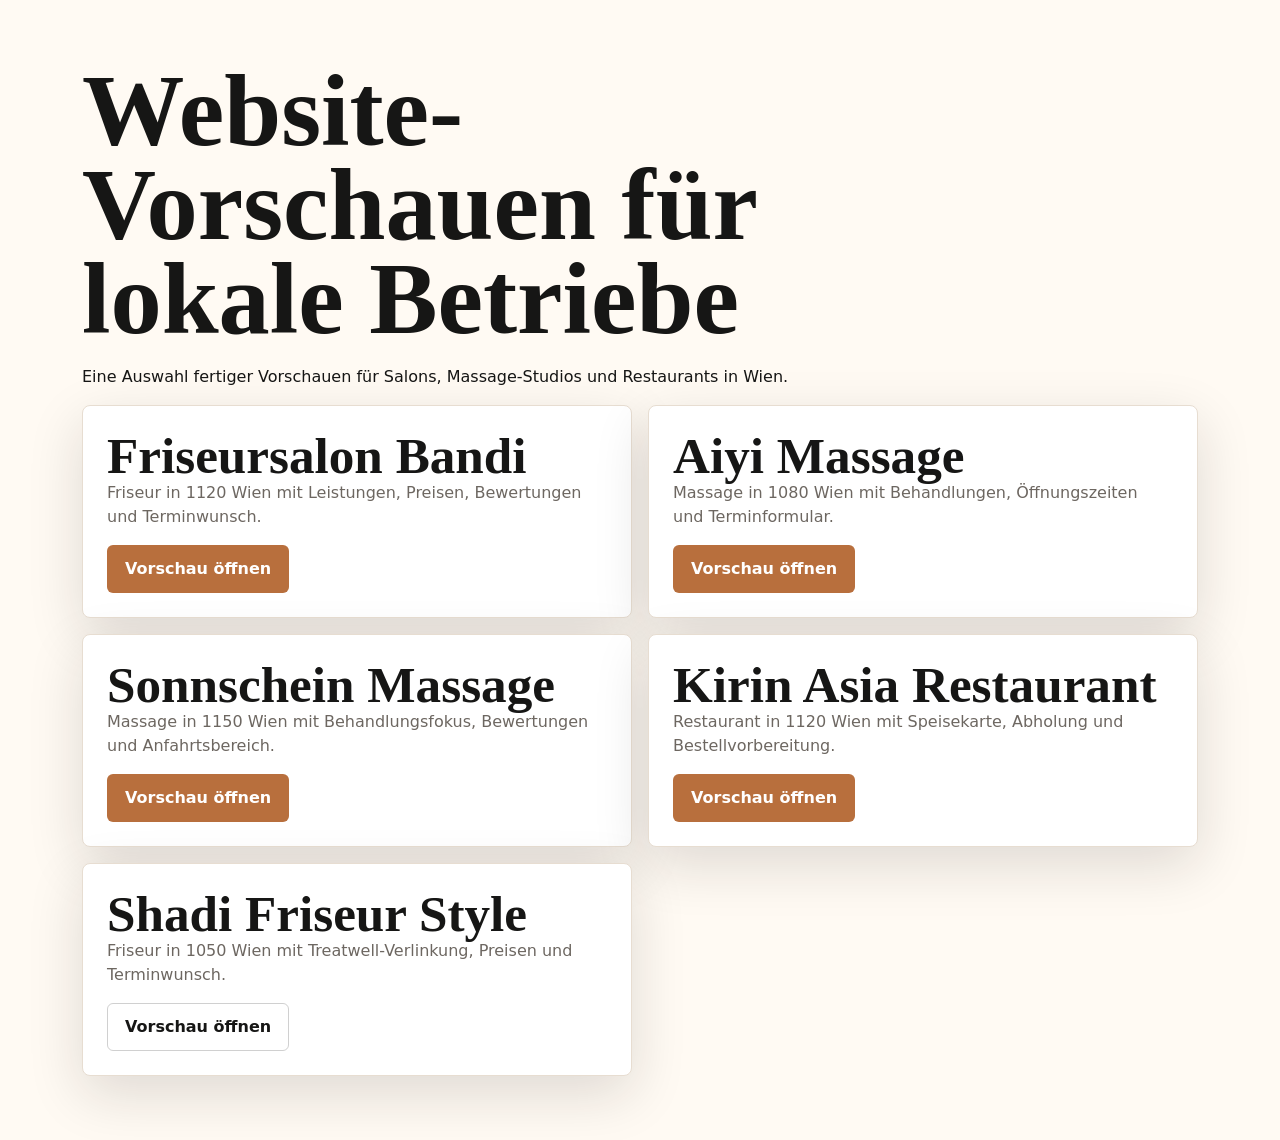
<file: outputs/index.html>
<!doctype html>
<html lang="de">
  <head>
    <meta charset="utf-8" />
    <meta name="viewport" content="width=device-width, initial-scale=1" />
    <title>Website-Vorschauen für lokale Betriebe</title>
    <link rel="stylesheet" href="shared/demo.css" />
  </head>
  <body>
    <main class="hub">
      <div class="section-inner">
        <h1>Website-Vorschauen für lokale Betriebe</h1>
        <p class="copy">Eine Auswahl fertiger Vorschauen für Salons, Massage-Studios und Restaurants in Wien.</p>
        <div class="hub-grid">
          <article class="hub-card"><h2>Friseursalon Bandi</h2><p>Friseur in 1120 Wien mit Leistungen, Preisen, Bewertungen und Terminwunsch.</p><a class="button primary" href="bandi-friseursalon/">Vorschau öffnen</a></article>
          <article class="hub-card"><h2>Aiyi Massage</h2><p>Massage in 1080 Wien mit Behandlungen, Öffnungszeiten und Terminformular.</p><a class="button primary" href="aiyi-massage/">Vorschau öffnen</a></article>
          <article class="hub-card"><h2>Sonnschein Massage</h2><p>Massage in 1150 Wien mit Behandlungsfokus, Bewertungen und Anfahrtsbereich.</p><a class="button primary" href="sonnschein-massage/">Vorschau öffnen</a></article>
          <article class="hub-card"><h2>Kirin Asia Restaurant</h2><p>Restaurant in 1120 Wien mit Speisekarte, Abholung und Bestellvorbereitung.</p><a class="button primary" href="kirin-asia-restaurant/">Vorschau öffnen</a></article>
          <article class="hub-card"><h2>Shadi Friseur Style</h2><p>Friseur in 1050 Wien mit Treatwell-Verlinkung, Preisen und Terminwunsch.</p><a class="button secondary" href="shadi-friseur-style-demo/">Vorschau öffnen</a></article>
        </div>
      </div>
    </main>
  </body>
</html>
</file>
<file: outputs/shared/demo.css>
:root {
  --ink: #161615;
  --muted: #6d6761;
  --paper: #fffaf3;
  --surface: #ffffff;
  --line: #e7ddd1;
  --brand: #b86f3d;
  --brand-dark: #26201b;
  --accent: #4f7464;
  --shadow: 0 18px 55px rgba(28, 24, 20, 0.14);
}

* {
  box-sizing: border-box;
}

html {
  scroll-behavior: smooth;
}

body {
  margin: 0;
  color: var(--ink);
  background: var(--paper);
  font-family: Inter, ui-sans-serif, system-ui, -apple-system, BlinkMacSystemFont, "Segoe UI", sans-serif;
  line-height: 1.5;
}

a {
  color: inherit;
  text-decoration: none;
}

img {
  display: block;
  max-width: 100%;
}

.topbar {
  position: sticky;
  top: 0;
  z-index: 10;
  display: flex;
  align-items: center;
  justify-content: space-between;
  gap: 18px;
  padding: 14px clamp(18px, 4vw, 54px);
  background: rgba(255, 250, 243, 0.94);
  border-bottom: 1px solid rgba(231, 221, 209, 0.82);
  backdrop-filter: blur(14px);
}

.brand {
  display: grid;
  gap: 1px;
}

.brand strong {
  font-size: 1rem;
}

.brand span {
  color: var(--muted);
  font-size: 0.8rem;
}

nav {
  display: flex;
  align-items: center;
  gap: 18px;
  color: var(--muted);
  font-size: 0.94rem;
}

.button {
  display: inline-flex;
  min-height: 44px;
  align-items: center;
  justify-content: center;
  gap: 8px;
  border: 1px solid transparent;
  border-radius: 6px;
  padding: 11px 17px;
  background: var(--brand-dark);
  color: #fff;
  font-weight: 760;
  white-space: nowrap;
}

.button.primary {
  background: var(--brand);
}

.button.secondary {
  border-color: rgba(22, 22, 21, 0.2);
  background: transparent;
  color: var(--ink);
}

.hero {
  min-height: 82vh;
  display: grid;
  align-items: end;
  color: #fff;
  background:
    linear-gradient(90deg, rgba(14, 13, 12, 0.82), rgba(14, 13, 12, 0.54) 48%, rgba(14, 13, 12, 0.2)),
    var(--hero-image) center / cover;
}

.hero-inner,
.section-inner {
  width: min(1160px, calc(100% - 36px));
  margin: 0 auto;
}

.hero-inner {
  padding: 86px 0 62px;
}

.eyebrow {
  display: inline-flex;
  align-items: center;
  gap: 10px;
  margin-bottom: 18px;
  color: rgba(255, 255, 255, 0.86);
  font-size: 0.84rem;
  font-weight: 760;
  text-transform: uppercase;
}

.eyebrow::before {
  width: 36px;
  height: 2px;
  background: var(--brand);
  content: "";
}

h1,
h2,
h3,
p {
  margin-top: 0;
}

h1,
h2 {
  font-family: Georgia, "Times New Roman", serif;
  letter-spacing: 0;
}

h1 {
  max-width: 850px;
  margin-bottom: 18px;
  font-size: clamp(3rem, 8vw, 7rem);
  line-height: 0.92;
}

.hero p {
  max-width: 620px;
  color: rgba(255, 255, 255, 0.86);
  font-size: clamp(1.04rem, 2vw, 1.24rem);
}

.actions {
  display: flex;
  flex-wrap: wrap;
  gap: 12px;
  margin-top: 26px;
}

.hero .button.secondary {
  border-color: rgba(255, 255, 255, 0.48);
  color: #fff;
}

section {
  padding: clamp(58px, 8vw, 104px) 0;
}

.section-heading {
  display: grid;
  grid-template-columns: minmax(0, 0.95fr) minmax(260px, 0.72fr);
  gap: 32px;
  align-items: end;
  margin-bottom: 34px;
}

h2 {
  margin-bottom: 0;
  font-size: clamp(2.1rem, 4vw, 3.9rem);
  line-height: 1;
}

.section-heading p,
.copy p {
  margin-bottom: 0;
  color: var(--muted);
}

.tiles {
  display: grid;
  grid-template-columns: repeat(4, minmax(0, 1fr));
  gap: 14px;
}

.tile {
  min-height: 245px;
  display: grid;
  align-content: end;
  overflow: hidden;
  border-radius: 8px;
  background: var(--brand-dark);
  box-shadow: var(--shadow);
  color: #fff;
}

.tile-content {
  padding: 22px;
  background: linear-gradient(rgba(10, 9, 8, 0), rgba(10, 9, 8, 0.72));
}

.tile h3 {
  margin-bottom: 8px;
  font-size: 1.16rem;
}

.tile p {
  margin-bottom: 0;
  color: rgba(255, 255, 255, 0.8);
  font-size: 0.94rem;
}

.split {
  background: #fff;
}

.split-grid {
  display: grid;
  grid-template-columns: minmax(300px, 0.92fr) minmax(320px, 1.08fr);
  gap: clamp(28px, 6vw, 74px);
  align-items: center;
}

.portrait {
  width: 100%;
  aspect-ratio: 4 / 5;
  border-radius: 8px;
  object-fit: cover;
  box-shadow: var(--shadow);
}

.proof {
  display: grid;
  grid-template-columns: repeat(3, 1fr);
  gap: 12px;
  margin-top: 25px;
}

.proof-item {
  border: 1px solid var(--line);
  border-radius: 8px;
  padding: 16px;
  background: var(--paper);
}

.proof-item strong {
  display: block;
  margin-bottom: 4px;
  font-size: 1.28rem;
}

.proof-item span {
  color: var(--muted);
  font-size: 0.86rem;
}

.menu {
  background: #eef2ee;
}

.menu-grid {
  display: grid;
  grid-template-columns: repeat(3, minmax(0, 1fr));
  gap: 16px;
}

.menu-card {
  border: 1px solid rgba(79, 116, 100, 0.22);
  border-radius: 8px;
  padding: 24px;
  background: #fff;
}

.line-item {
  display: flex;
  justify-content: space-between;
  gap: 14px;
  padding: 13px 0;
  border-top: 1px solid var(--line);
  color: var(--muted);
}

.line-item strong {
  color: var(--ink);
}

.booking {
  background: var(--brand-dark);
  color: #fff;
}

.booking-grid {
  display: grid;
  grid-template-columns: minmax(280px, 0.86fr) minmax(300px, 1fr);
  gap: clamp(26px, 5vw, 64px);
  align-items: center;
}

.booking p {
  color: rgba(255, 255, 255, 0.78);
}

.panel {
  border-radius: 8px;
  padding: clamp(20px, 4vw, 30px);
  background: #fff;
  color: var(--ink);
}

.note {
  margin: 0 0 18px;
  padding: 15px 16px;
  border-radius: 8px;
  border: 1px solid rgba(184, 111, 61, 0.28);
  background: #fff7e8;
  color: #3f2b1f;
  font-size: 0.97rem;
  font-weight: 650;
}

.booking .note {
  color: #3f2b1f;
}

form {
  display: grid;
  gap: 14px;
}

.field-row {
  display: grid;
  grid-template-columns: 1fr 1fr;
  gap: 12px;
}

label {
  display: grid;
  gap: 7px;
  color: var(--muted);
  font-size: 0.88rem;
  font-weight: 720;
}

input,
select,
textarea {
  width: 100%;
  min-height: 46px;
  border: 1px solid var(--line);
  border-radius: 6px;
  padding: 11px 12px;
  background: var(--paper);
  color: var(--ink);
  font: inherit;
}

textarea {
  min-height: 94px;
  resize: vertical;
}

.form-status {
  display: none;
  color: var(--accent);
  font-weight: 760;
}

.form-status.visible {
  display: block;
}

.contact {
  background: #fff;
  padding-bottom: 46px;
}

.contact-grid {
  display: grid;
  grid-template-columns: minmax(280px, 0.82fr) minmax(320px, 1.18fr);
  gap: 22px;
}

.contact-card {
  border: 1px solid var(--line);
  border-radius: 8px;
  padding: 24px;
  background: var(--paper);
}

.contact-card p {
  margin-bottom: 10px;
  color: var(--muted);
}

.contact-card strong {
  color: var(--ink);
}

.map {
  min-height: 360px;
  border: 0;
  border-radius: 8px;
}

footer {
  padding: 24px clamp(18px, 4vw, 54px);
  border-top: 1px solid var(--line);
  background: #fff;
  color: var(--muted);
  font-size: 0.9rem;
}

.footer-inner {
  width: min(1160px, 100%);
  display: flex;
  justify-content: space-between;
  gap: 18px;
  margin: 0 auto;
}

.hub {
  min-height: 100vh;
  padding: clamp(32px, 5vw, 68px);
}

.hub h1 {
  color: var(--ink);
}

.hub-grid {
  display: grid;
  grid-template-columns: repeat(2, minmax(0, 1fr));
  gap: 16px;
}

.hub-card {
  border: 1px solid var(--line);
  border-radius: 8px;
  padding: 24px;
  background: #fff;
  box-shadow: var(--shadow);
}

.hub-card p {
  color: var(--muted);
}

@media (max-width: 920px) {
  nav a:not(.button) {
    display: none;
  }

  .section-heading,
  .split-grid,
  .booking-grid,
  .contact-grid {
    grid-template-columns: 1fr;
  }

  .tiles,
  .menu-grid,
  .hub-grid {
    grid-template-columns: repeat(2, minmax(0, 1fr));
  }
}

@media (max-width: 620px) {
  .topbar {
    align-items: flex-start;
  }

  .brand span {
    max-width: 190px;
  }

  .button {
    width: 100%;
  }

  .topbar .button {
    width: auto;
    min-height: 40px;
    padding: 9px 12px;
  }

  .tiles,
  .menu-grid,
  .proof,
  .field-row,
  .hub-grid {
    grid-template-columns: 1fr;
  }

  .actions,
  .footer-inner {
    flex-direction: column;
  }
}
</file>
